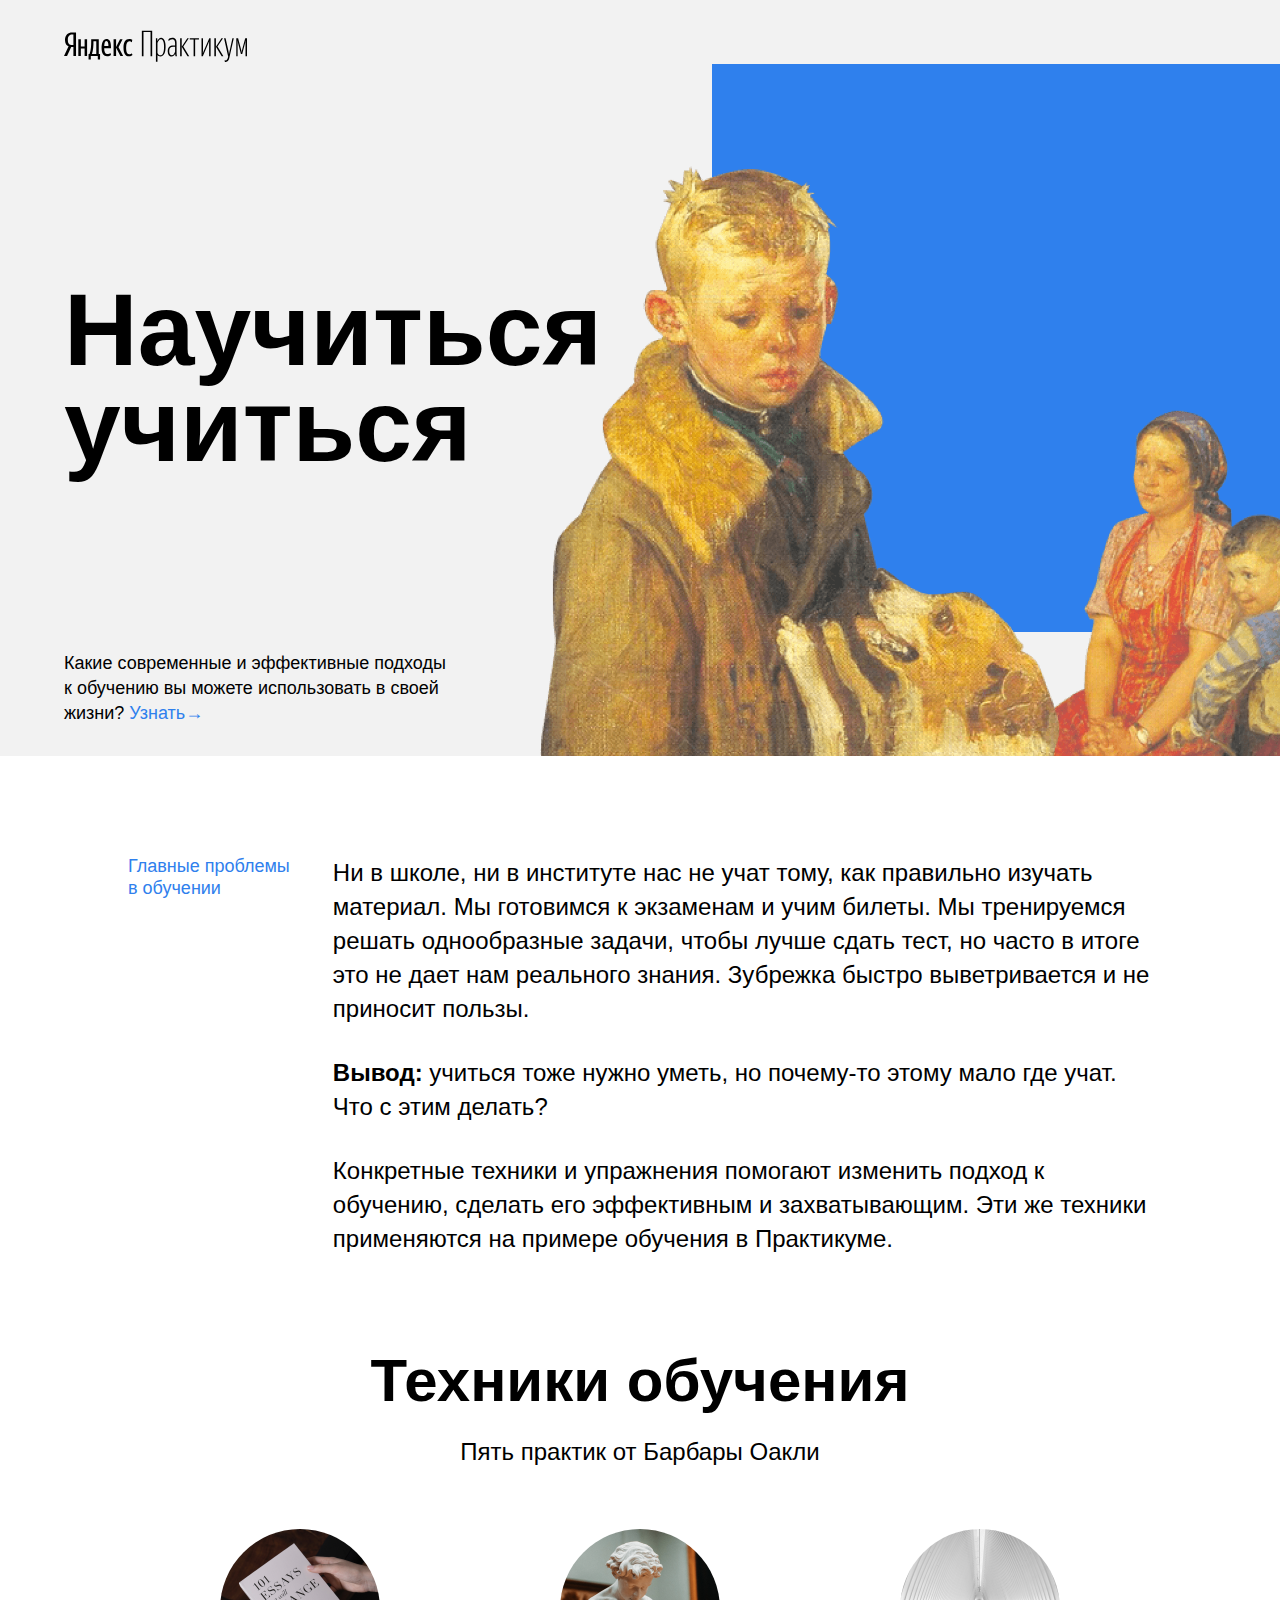
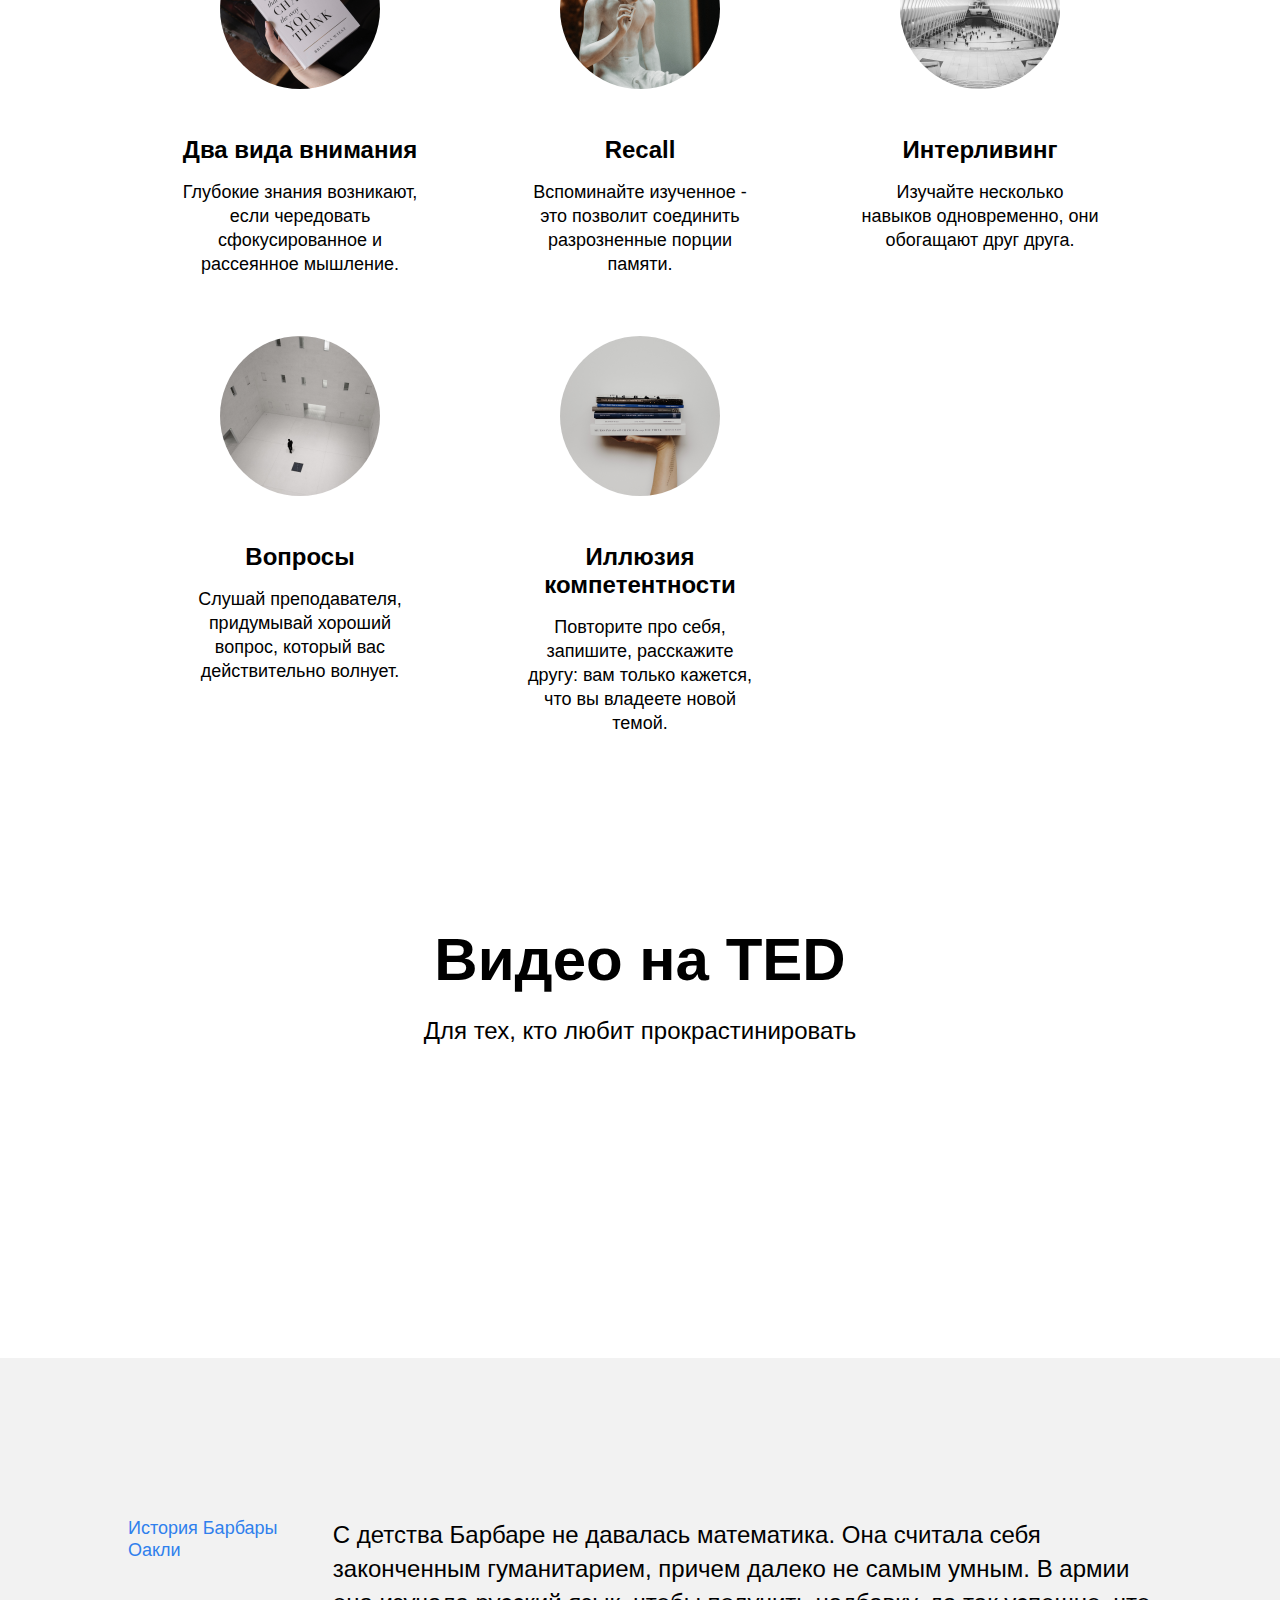
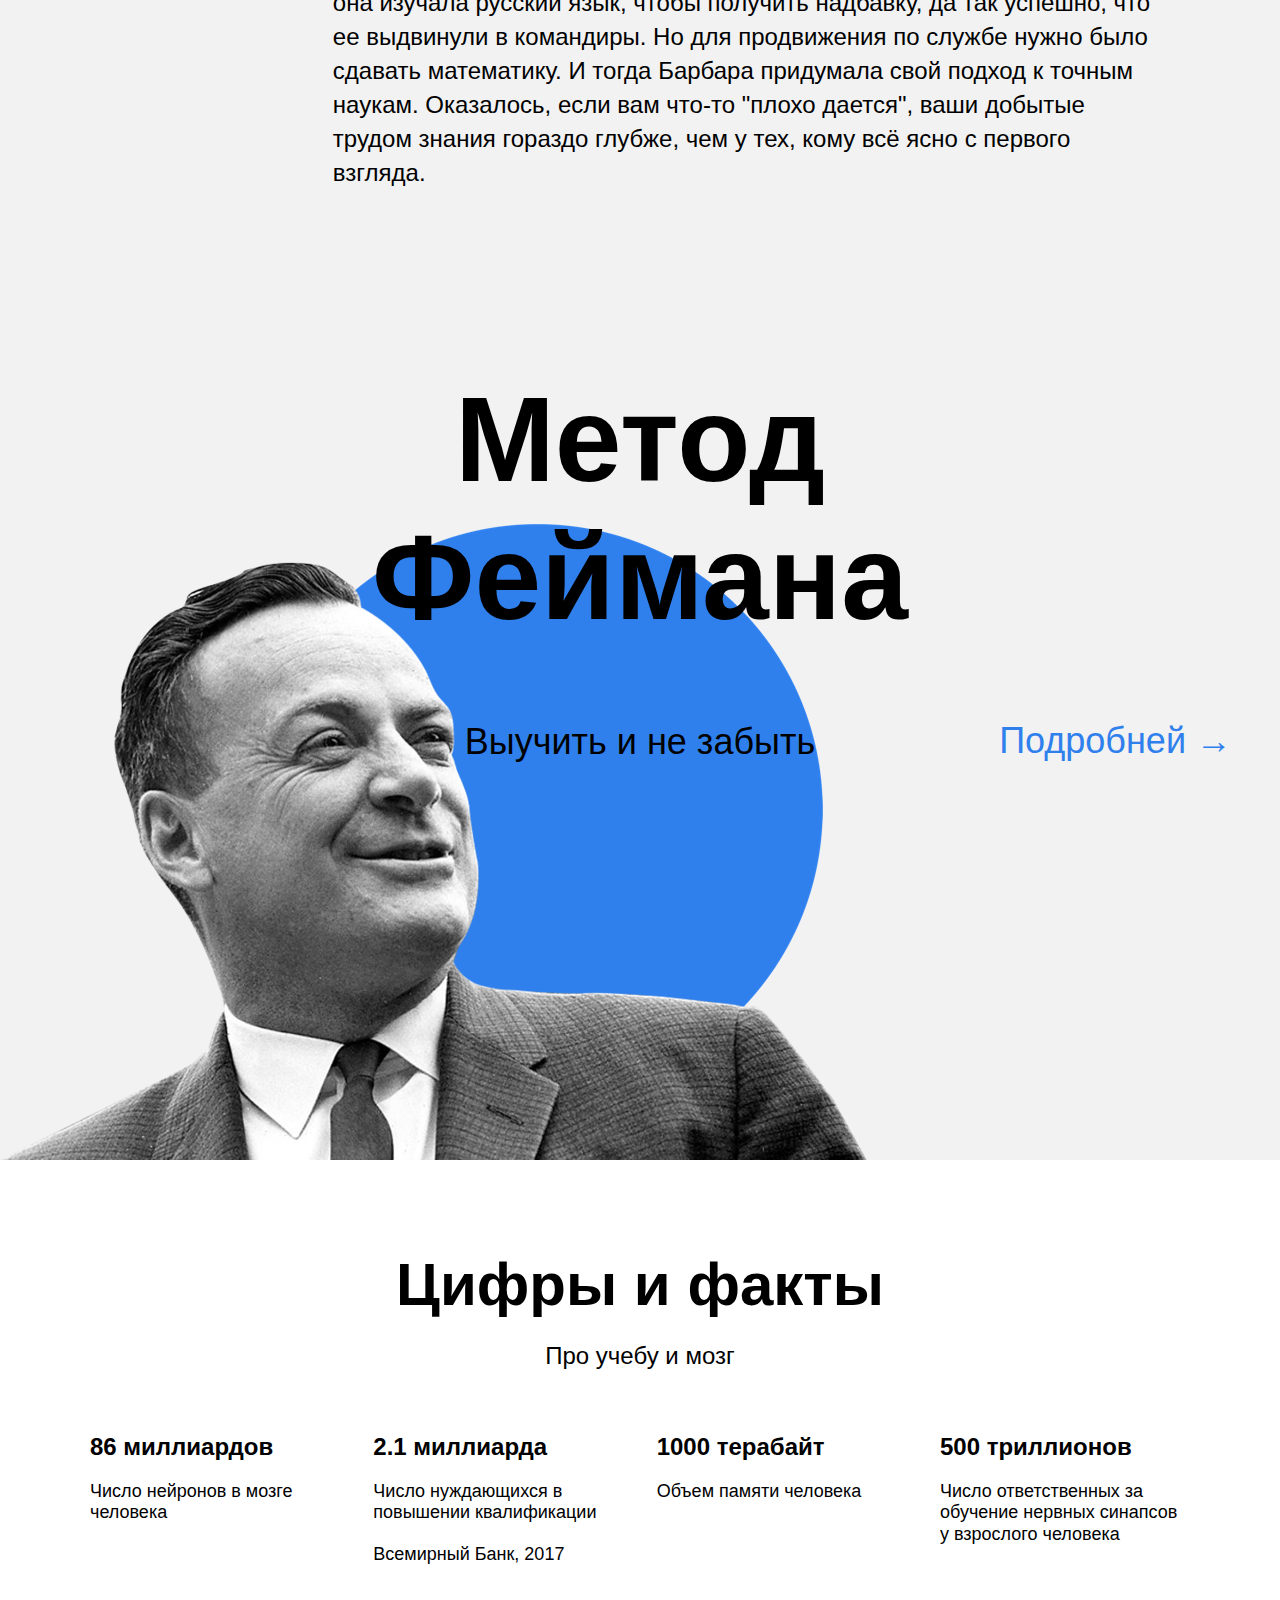
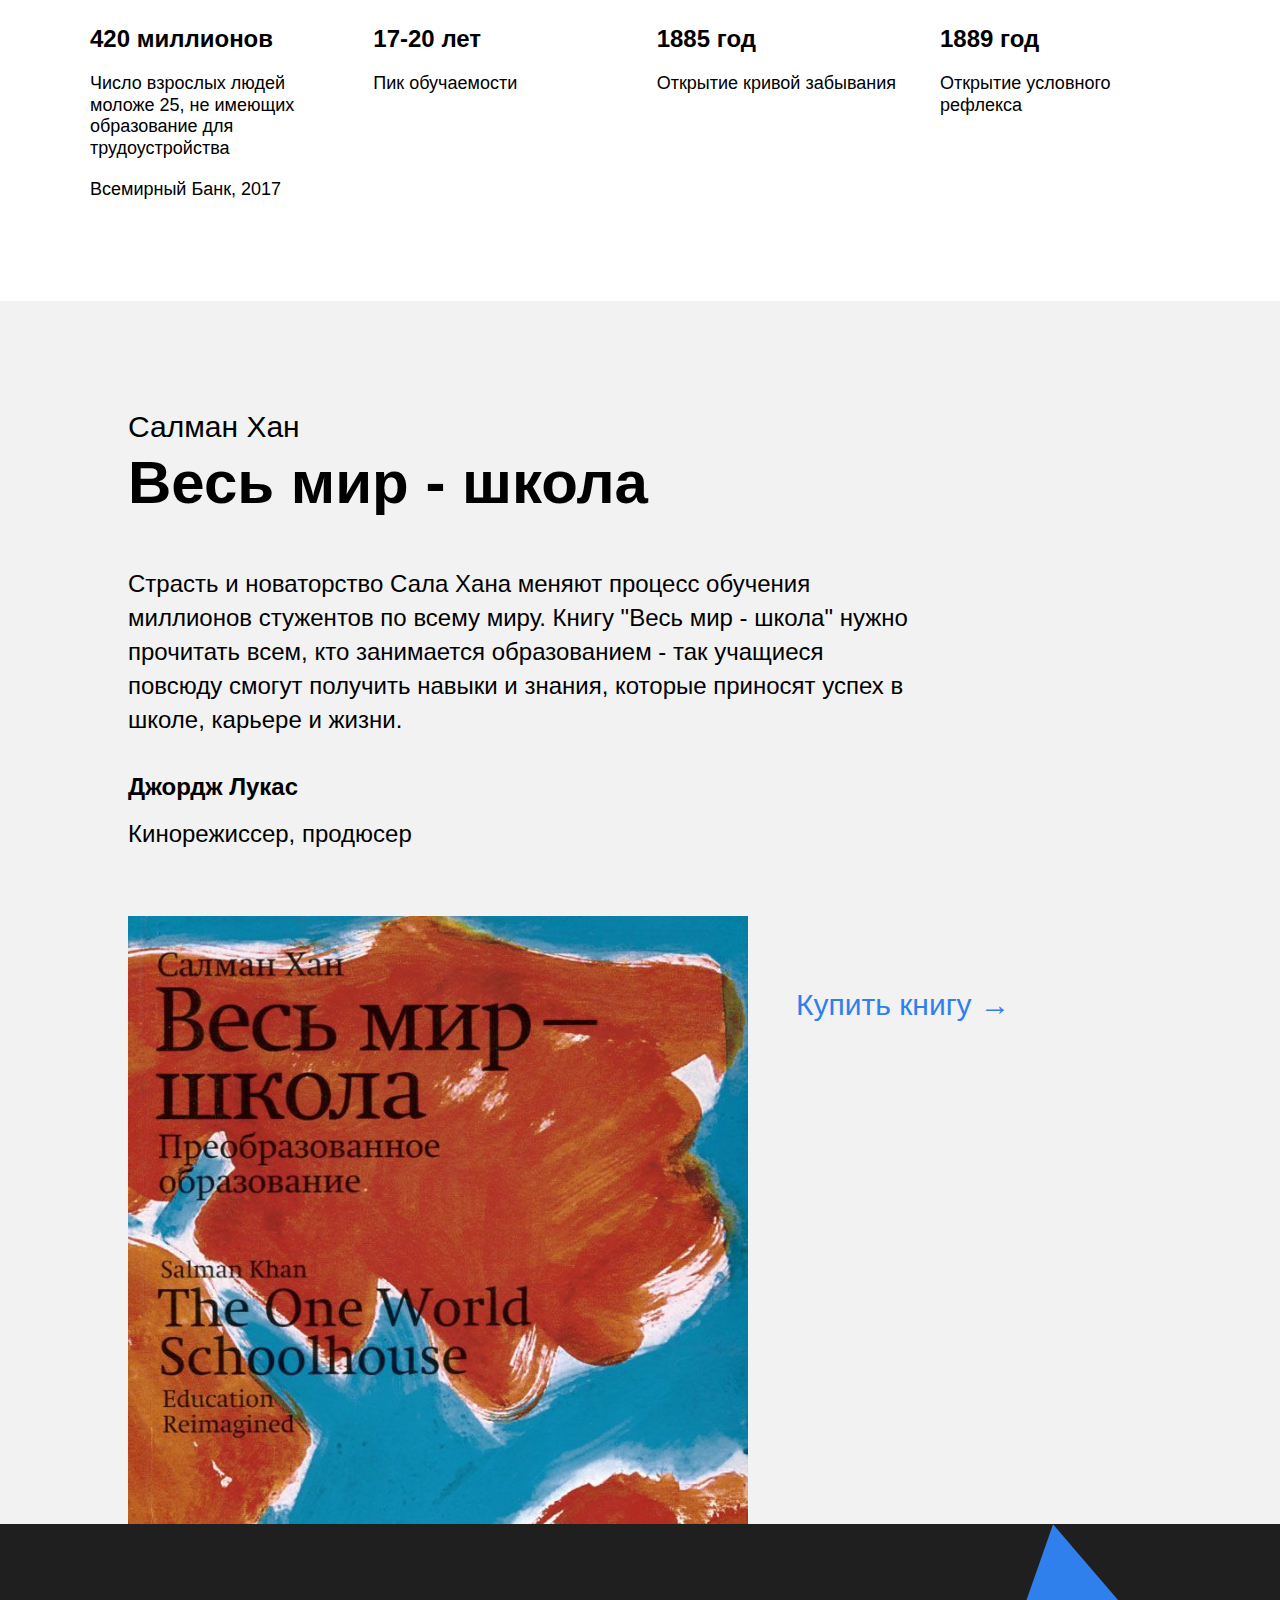
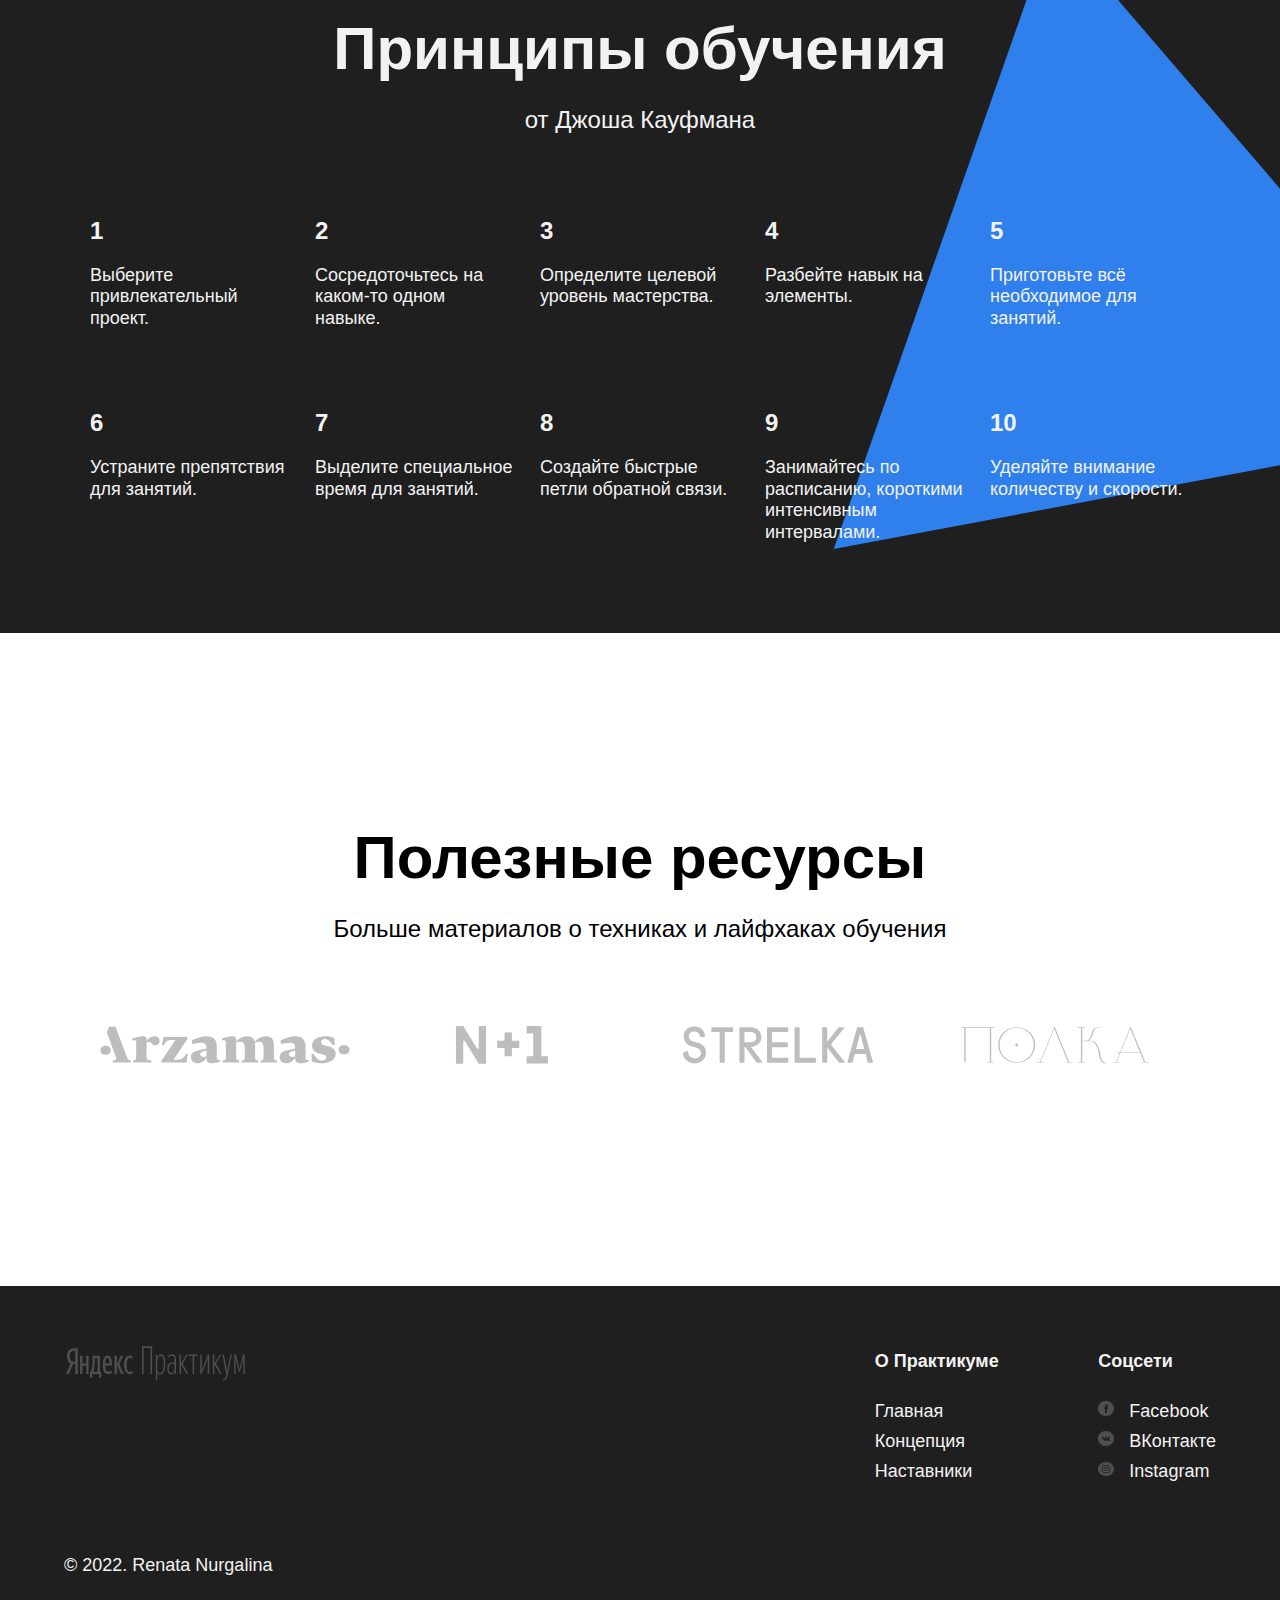
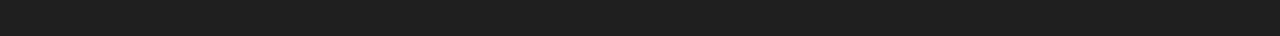
<file: index.html>
<!DOCTYPE html>
<html lang="ru">
  <head>
    <meta charset="UTF-8">
    <meta name="viewport" content="width=device-width, initial-scale=1.0">
    <title>Научиться учиться</title>
    <link rel="stylesheet" href="pages/index.css">
  </head>
  <body>
    <div class="page">
      <header class="header">
        <img src="images/logo_place_header.svg" alt="Логотип" class="logo logo_place_header">
        <img src="images/header-image.png" alt="Иллюстрация" class="header__main-illustration">
        <div class="header__square-pic rotation"></div>
        <h1 class="header__title">
          Научиться учиться
        </h1>
        <p class="header__subtitle">
          Какие современные и эффективные подходы к обучению вы можете использовать в своей жизни?
          <a class="header__link" href=#>Узнать&rarr;</a>
        </p>
      </header>
      <main class="content">
        <section class="description">
          <article class="two-columns">
           <h2 class="two-columns__brief">
              Главные проблемы в обучении
           </h2>
            <div class="two-columns__main-text">
              <p class="two-columns__paragraph">
                Ни в школе, ни в институте нас не учат тому, как правильно изучать материал. Мы
                готовимся к экзаменам и учим билеты. Мы тренируемся решать однообразные задачи,
                чтобы лучше сдать тест, но часто в итоге это не дает нам реального знания. Зубрежка
                быстро выветривается и не приносит пользы.
              </p>
              <p class="two-columns__paragraph">
                <span class="two-columns__span-accent">Вывод:</span> учиться тоже нужно уметь, но почему-то этому мало где учат. Что с этим
                делать?
             </p>
              <p class="two-columns__paragraph">
                Конкретные техники и упражнения помогают изменить подход к обучению, сделать его
                эффективным и захватывающим. Эти же техники применяются на примере обучения в
                Практикуме.
              </p>
            </div>
          </article>
        </section>
        <section class="techniques">
          <h2 class="section-title">Техники обучения</h2>
          <p class="section-subtitle">Пять практик от Барбары Оакли</p>
          <div class="cards">
            <div class="cards__item">
              <img class="cards__image" src="./images/PR2/cards-attention.png" alt="Книга">
              <h3 class="cards__title">Два вида внимания</h3>
              <p class="cards__description">Глубокие знания возникают, если чередовать сфокусированное и рассеянное мышление.</p>
            </div>
            <div class="cards__item">
              <img class="cards__image" src="./images/PR2/cards-recall.png" alt="Скульптура">
              <h3 class="cards__title">Recall</h3>
              <p class="cards__description">Вспоминайте изученное - это позволит соединить разрозненные порции памяти.</p>
            </div>
            <div class="cards__item">
              <img class="cards__image" src="./images/PR2/cards-interliving.png" alt="Холл">
              <h3 class="cards__title">Интерливинг</h3>
              <p class="cards__description">Изучайте несколько навыков одновременно, они обогащают друг друга.</p>
            </div>
            <div class="cards__item">
              <img class="cards__image" src="./images/PR2/cards-question.png" alt="Комната с окнами">
              <h3 class="cards__title">Вопросы</h3>
              <p class="cards__description">Слушай преподавателя, придумывай хороший вопрос, который вас действительно волнует.</p>
            </div>
            <div class="cards__item">
              <img class="cards__image" src="./images/PR2/cards-competence.png" alt="Книге в руке">
              <h3 class="cards__title">Иллюзия компетентности</h3>
              <p class="cards__description">Повторите про себя, запишите, расскажите другу: вам только кажется, что вы владеете новой темой.</p>
            </div>
          </div>
        </section>
        <section class="video">
          <h2 class="section-title">Видео на TED</h2>
          <p class="section-subtitle">Для тех, кто любит прокрастинировать</p>
          <div class="video__iframes">
            <iframe class="video__iframe" src="https://www.youtube.com/embed/5MgBikgcWnY"></iframe>
            <iframe class="video__iframe" src="https://www.youtube.com/embed/arj7oStGLkU"></iframe>
          </div>
        </section>
        <section class="oakley">
          <div class="two-columns">
            <h2 class="two-columns__brief">История Барбары Оакли</h2>
            <div class="two-columns__main-text">
              <p class="two-columns__paragraph">С детства Барбаре не давалась математика. Она считала себя законченным гуманитарием, причем далеко не самым умным. В армии она изучала русский язык, чтобы получить надбавку, да так успешно, что ее выдвинули в командиры. Но для продвижения по службе нужно было сдавать математику. И тогда Барбара придумала свой подход к точным наукам. Оказалось, если вам что-то "плохо дается", ваши добытые трудом знания гораздо глубже, чем у тех, кому всё ясно с первого взгляда.</p>
            </div>
          </div>
        </section>
        <section class="feynman">
          <h2 class="feynman__title">Метод Феймана</h2>
          <p class="feynman__subtitle"> Выучить и не забыть </p>
          <a class="feynman__link" href=#> Подробней &rarr; </a>
          <img class="feynman__image" src="./images/feynman.png" alt="Фейман">
        </section>
        <section class="digits">
          <h2 class="section-title">Цифры и факты</h2>
          <p class="section-subtitle">Про учебу и мозг</p>
          <div class="table">
            <div class="table__cell">
              <h3 class="table__heading">
                86 миллиардов
              </h3>
              <p class="table__text">
                Число нейронов в мозге человека
              </p>
            </div>
            <div class="table__cell">
              <h3 class="table__heading">
                2.1 миллиарда
              </h3>
              <p class="table__text">
                Число нуждающихся в повышении квалификации
              </p>
              <p class="table__text">
                Всемирный Банк, 2017
              </p>
            </div>
            <div class="table__cell">
              <h3 class="table__heading">
                1000 терабайт
              </h3>
              <p class="table__text">
                Объем памяти человека
              </p>
            </div>
            <div class="table__cell">
              <h3 class="table__heading">
                500 триллионов
              </h3>
              <p class="table__text">
                Число ответственных за обучение нервных синапсов у взрослого человека
              </p>
            </div>
            <div class="table__cell">
              <h3 class="table__heading">
                420 миллионов
              </h3>
              <p class="table__text">
                Число взрослых людей моложе 25, не имеющих образование для трудоустройства
              </p>
              <p class="table__text">
                Всемирный Банк, 2017
              </p>
            </div>
            <div class="table__cell">
              <h3 class="table__heading">
                17-20 лет
              </h3>
              <p class="table__text">
                Пик обучаемости
              </p>
            </div>
            <div class="table__cell">
              <h3 class="table__heading">
                1885 год
              </h3>
              <p class="table__text">
                Открытие кривой забывания
              </p>
            </div>
            <div class="table__cell">
              <h3 class="table__heading">
                1889 год
              </h3>
              <p class="table__text">
                Открытие условного рефлекса
              </p>
            </div>
          </div>
        </section>
        <section class="khan">
          <div class="khan__container">
            <p class="khan__author">Салман Хан</p>
            <h2 class="khan__title">Весь мир - школа</h2>
            <blockquote class="khan__quote">Страсть и новаторство Сала Хана меняют процесс обучения миллионов стужентов по всему миру. Книгу "Весь мир - школа" нужно прочитать всем, кто занимается образованием - так учащиеся повсюду смогут получить навыки и знания, которые приносят успех в школе, карьере и жизни.</blockquote>
            <p class="khan__quote-author">Джордж Лукас</p>
            <p class="khan__quote-author-subline">Кинорежиссер, продюсер</p>
            <div class="khan__book-container">
              <img class="khan__book-pic" src="./images/PR2/khan-book.jpg" alt="Весь мир - школа (книга)">
              <a href="#" class="khan__buy-link" lang="ru">Купить книгу &rarr;</a>
            </div>
          </div>
        </section>
        <section class="kaufman">
          <h2 class="section-title section-title_theme_dark"> Принципы обучения </h2>
          <p class="section-subtitle section-subtitle_theme_dark"> от Джоша Кауфмана </p>
          <div class="table table_theme_dark">
            <div class="table__cell table__cell_theme_dark">
              <h3 class="table__heading">1</h3>
              <p class="table__text">
                Выберите привлекательный проект.
              </p>
            </div>
            <div class="table__cell table__cell_theme_dark">
              <h3 class="table__heading">2</h3>
              <p class="table__text">
                Сосредоточьтесь на каком-то одном навыке.
              </p>
            </div>
            <div class="table__cell table__cell_theme_dark">
              <h3 class="table__heading">3</h3>
              <p class="table__text">
                Определите целевой уровень мастерства.
              </p>
            </div>
            <div class="table__cell table__cell_theme_dark">
              <h3 class="table__heading">4</h3>
              <p class="table__text">
                Разбейте навык на элементы.
              </p>
            </div>
            <div class="table__cell table__cell_theme_dark">
              <h3 class="table__heading">5</h3>
              <p class="table__text">
                Приготовьте всё необходимое для занятий.
              </p>
            </div>
            <div class="table__cell table__cell_theme_dark">
              <h3 class="table__heading">6</h3>
              <p class="table__text">
                Устраните препятствия для занятий.
              </p>
            </div>
            <div class="table__cell table__cell_theme_dark">
              <h3 class="table__heading">7</h3>
              <p class="table__text">
                Выделите специальное время для занятий.
              </p>
            </div>
            <div class="table__cell table__cell_theme_dark">
              <h3 class="table__heading">8</h3>
              <p class="table__text">
                Создайте быстрые петли обратной связи.
              </p>
            </div>
            <div class="table__cell table__cell_theme_dark">
              <h3 class="table__heading">9</h3>
              <p class="table__text">
                Занимайтесь по расписанию, короткими интенсивным интервалами.
              </p>
            </div>
            <div class="table__cell table__cell_theme_dark">
              <h3 class="table__heading">10</h3>
              <p class="table__text">
                Уделяйте внимание количеству и скорости.
              </p>
            </div>
            <img class="kaufman__triangle rotation" src="./images/kaufman-triangle.svg" alt="Треугольник">
          </div>
        </section>
        <section class="resources">
          <h2 class="section-title">Полезные ресурсы</h2>
          <p class="section-subtitle">Больше материалов о техниках и лайфхаках обучения</p>
          <ul class="resources__logo-zone">
            <li><a href="https://arzamas.academy/" lang="ru"><img class="resources__logo" src="./images/PR2/logo/resources-arzamas.svg" alt="Арзамас логотип"></a></li>
            <li><a href="https://nplus1.ru" lang="ru"><img class="resources__logo" src="./images/PR2/logo/resources-n1.svg" alt="Н+1 логотип"></a></li>
            <li><a href="https://strelka-kb.com" lang="ru"><img class="resources__logo" src="./images/PR2/logo/resources-strelka.svg" alt="Стрелка логотип"></a></li>
            <li><a href="https://polka.academy/articles/517" lang="ru"><img class="resources__logo" src="./images/PR2/logo/resources-polka.svg" alt="Полка логотип"></a></li>
          </ul>
        </section>
      </main>
      <footer class="footer">
        <div class="footer__columns">
          <div class="footer__column footer__column_content_copyright">
            <img src="images/logo_place_footer.svg" alt="Логотип футера" class="logo logo_place_footer">
            <p class="footer__author">&copy; 2022. Renata Nurgalina</p>
          </div>
          <nav class="footer__column footer__column_content_info">
            <h3 class="footer__column-heading"> О Практикуме </h3>
            <ul class="footer__column-links">
              <li> <a href="#" target="_blank" class="footer__column-link">Главная</a></li>
              <li> <a href="#" target="_blank" class="footer__column-link">Концепция</a></li>
              <li> <a href="#" target="_blank" class="footer__column-link">Наставники</a></li>
            </ul>
          </nav>
          <nav class="footer__column footer__column_content_social">
            <h3 class="footer__column-heading"> Соцсети</h3>
            <ul class="footer__column-links">
              <li><a href="http://www.facebook.com" class="footer__column-link"><img class="footer__social-icon" src='images/facebook_color_white.svg' alt='Фейсбук'> Facebook</a></li>
              <li><a href="http://www.vk.com" class="footer__column-link"><img class="footer__social-icon" src='images/vk_color_white.svg' alt='Вконтакте'> ВКонтакте</a></li>
              <li><a href="http://www.Instagram.com" class="footer__column-link"><img class="footer__social-icon" src='images/instagram_color_white.svg' alt='Инстаграм'> Instagram</a></li>
            </ul>
          </nav>
        </div>
      </footer>
    </div>
  </body>
</html>
</file>
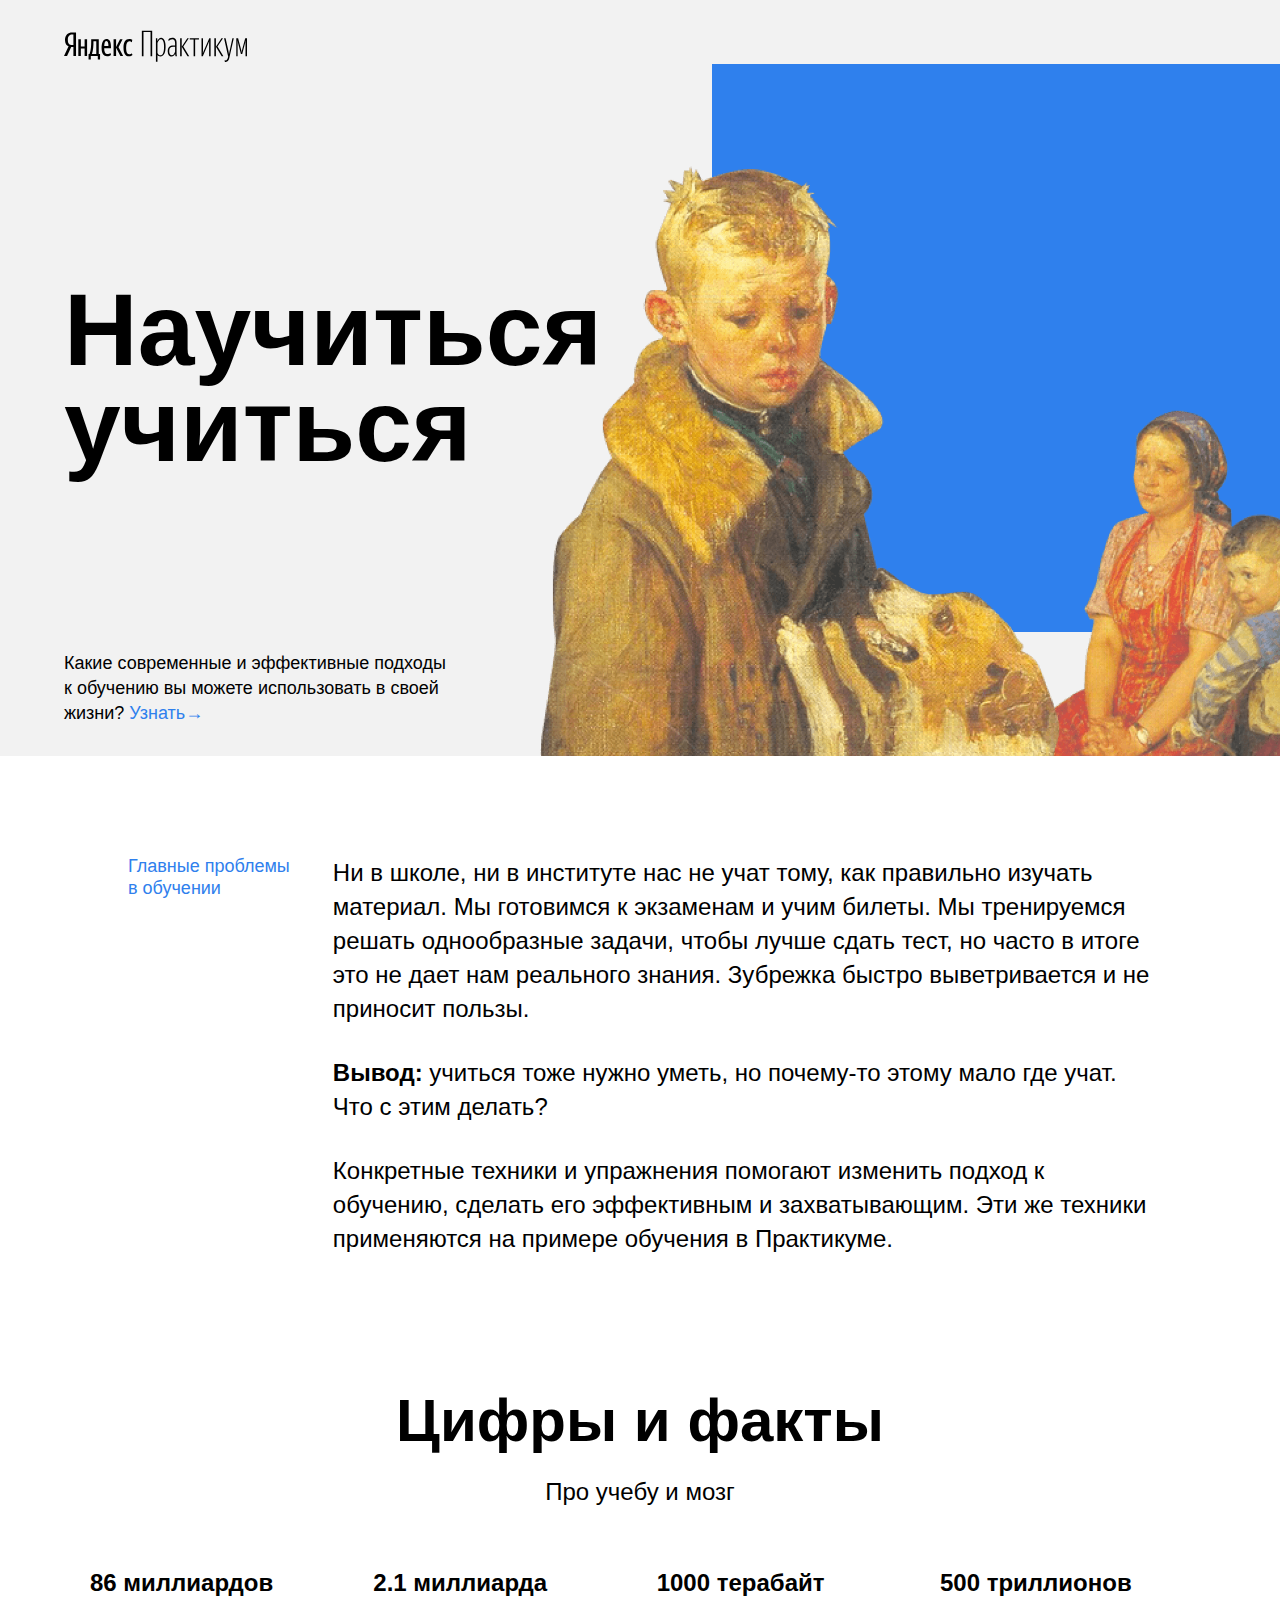
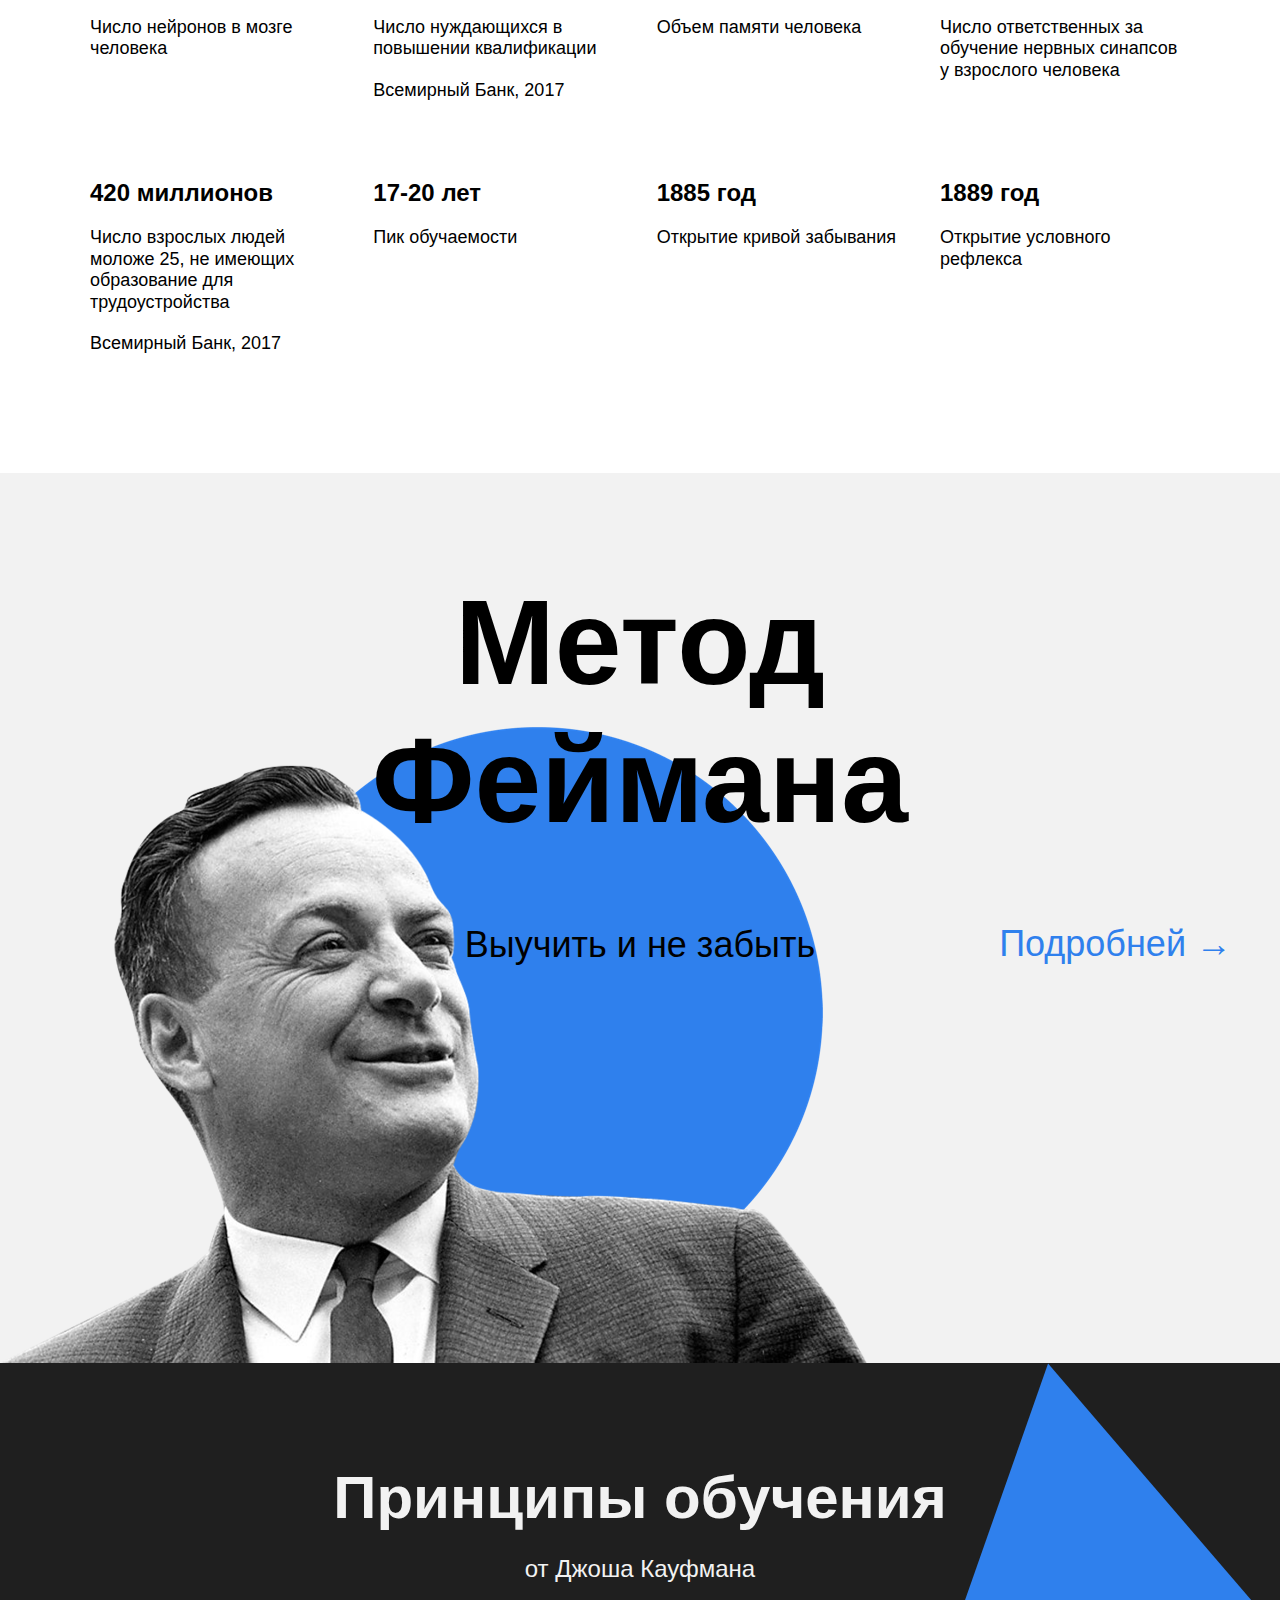
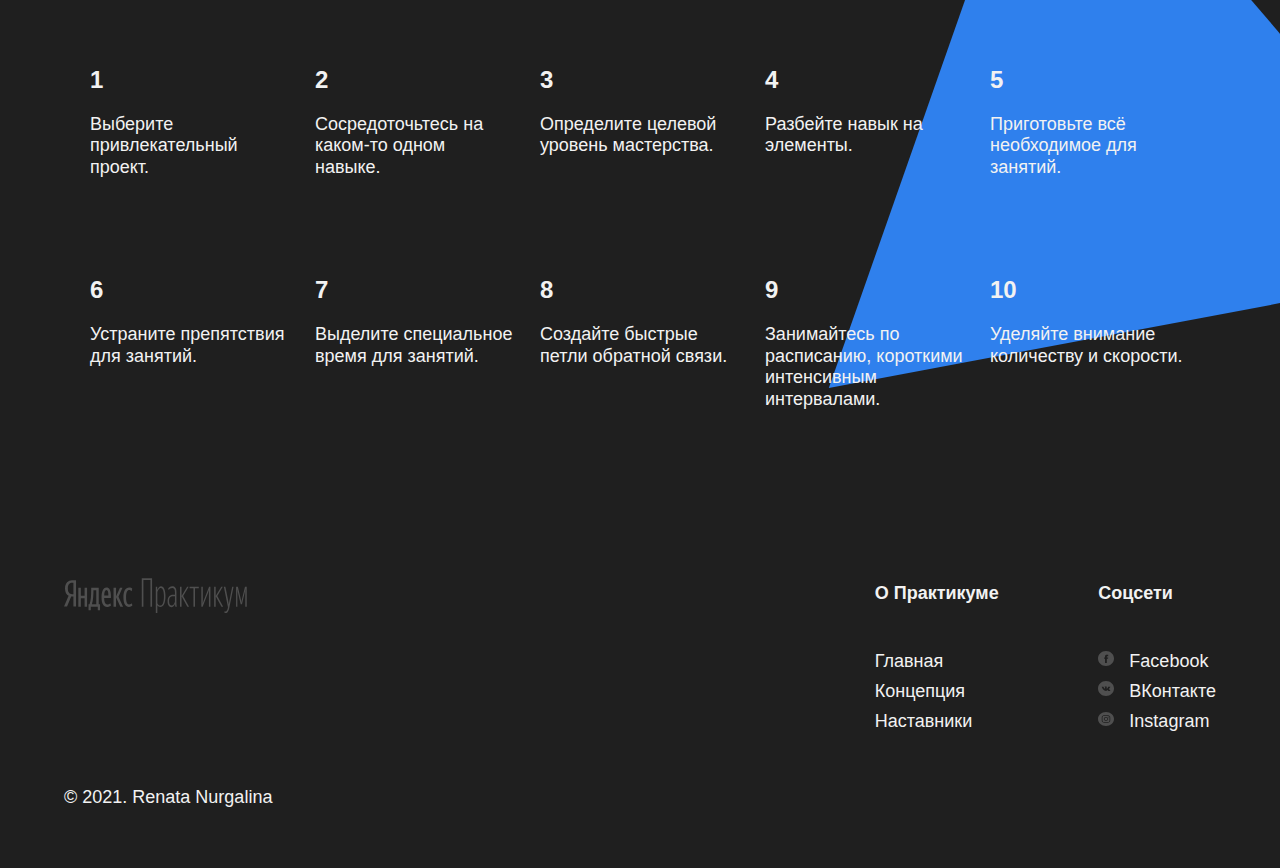
<file: how-to-learn-main/index.html>
<!DOCTYPE html>
<html lang="ru">
  <head>
    <meta charset="UTF-8">
    <meta name="viewport" content="width=device-width, initial-scale=1.0">
    <title>Научиться учиться</title>
    <link rel="stylesheet" href="./styles/normalize.css">
    <link rel="stylesheet" href="./styles/style.css">
  </head>
  <body>
    <div class="page">
      <header class="header">
        <img src="./images/logo_place_header.svg" alt="Логотип" class="logo logo_place_header">
        <img src="./images/header-image.png" alt="Иллюстрация" class="header__main-illustration">
        <div class="header__square-pic"></div>
        <h1 class="header__title">
          Научиться учиться
        </h1>
        <p class="header__subtitle">
          Какие современные и эффективные подходы к обучению вы можете использовать в своей жизни?
          <a class="header__link" href=#>Узнать&rarr;</a>
        </p>
      </header>
      <main class="content">
        <section class="description">
          <article class="two-columns">
            <h2 class="two-columns__brief">
              Главные проблемы в обучении
            </h2>
            <div class="two-columns__main-text">
              <p class="two-columns__paragraph">
                Ни в школе, ни в институте нас не учат тому, как правильно изучать материал. Мы
                готовимся к экзаменам и учим билеты. Мы тренируемся решать однообразные задачи,
                чтобы лучше сдать тест, но часто в итоге это не дает нам реального знания. Зубрежка
                быстро выветривается и не приносит пользы.
              </p>
              <p class="two-columns__paragraph">
                <span class="two-columns__span-accent">Вывод:</span> учиться тоже нужно уметь, но почему-то этому мало где учат. Что с этим
                делать?
             </p>
              <p class="two-columns__paragraph">
                Конкретные техники и упражнения помогают изменить подход к обучению, сделать его
                эффективным и захватывающим. Эти же техники применяются на примере обучения в
                Практикуме.
              </p>
            </div>
          </article>
        </section>
        <section class="digits">
          <h2 class="section-title">Цифры и факты</h2>
          <p class="section-subtitle">Про учебу и мозг</p>
          <div class="table">
            <div class="table__cell">
              <h3 class="table__heading">
                86 миллиардов
              </h3>
              <p class="table__text">
                Число нейронов в мозге человека
              </p>
            </div>
            <div class="table__cell">
              <h3 class="table__heading">
                2.1 миллиарда
              </h3>
              <p class="table__text">
                Число нуждающихся в повышении квалификации
              </p>
              <p class="table__text">
                Всемирный Банк, 2017
              </p>
            </div>
            <div class="table__cell">
              <h3 class="table__heading">
                1000 терабайт
              </h3>
              <p class="table__text">
                Объем памяти человека
              </p>
            </div>
            <div class="table__cell">
              <h3 class="table__heading">
                500 триллионов
              </h3>
              <p class="table__text">
                Число ответственных за обучение нервных синапсов у взрослого человека
              </p>
            </div>
            <div class="table__cell">
              <h3 class="table__heading">
                420 миллионов
              </h3>
              <p class="table__text">
                Число взрослых людей моложе 25, не имеющих образование для трудоустройства
              </p>
              <p class="table__text">
                Всемирный Банк, 2017
              </p>
            </div>
            <div class="table__cell">
              <h3 class="table__heading">
                17-20 лет
              </h3>
              <p class="table__text">
                Пик обучаемости
              </p>
            </div>
            <div class="table__cell">
              <h3 class="table__heading">
                1885 год
              </h3>
              <p class="table__text">
                Открытие кривой забывания
              </p>
            </div>
            <div class="table__cell">
              <h3 class="table__heading">
                1889 год
              </h3>
              <p class="table__text">
                Открытие условного рефлекса
              </p>
            </div>
          </div>
        </section>
        <section class="feynman">
          <h2 class="feynman__title">Метод Феймана</h2>
          <p class="feynman__subtitle"> Выучить и не забыть </p>
          <a class="feynman__link" href=#> Подробней &rarr; </a>
        </section>
        <section class="kaufman">
          <h2 class="section-title section-title_theme_dark"> Принципы обучения </h2>
          <p class="section-subtitle section-subtitle_theme_dark"> от Джоша Кауфмана </p>
          <div class="table table_theme_dark">
            <div class="table__cell table__cell_theme_dark">
              <h3 class="table__heading">1</h3>
              <p class="table__text">
                Выберите привлекательный проект.
              </p>
            </div>
            <div class="table__cell table__cell_theme_dark">
              <h3 class="table__heading">2</h3>
              <p class="table__text">
                Сосредоточьтесь на каком-то одном навыке.
              </p>
            </div>
            <div class="table__cell table__cell_theme_dark">
              <h3 class="table__heading">3</h3>
              <p class="table__text">
                Определите целевой уровень мастерства.
              </p>
            </div>
            <div class="table__cell table__cell_theme_dark">
              <h3 class="table__heading">4</h3>
              <p class="table__text">
                Разбейте навык на элементы.
              </p>
            </div>
            <div class="table__cell table__cell_theme_dark">
              <h3 class="table__heading">5</h3>
              <p class="table__text">
                Приготовьте всё необходимое для занятий.
              </p>
            </div>
            <div class="table__cell table__cell_theme_dark">
              <h3 class="table__heading">6</h3>
              <p class="table__text">
                Устраните препятствия для занятий.
              </p>
            </div>
            <div class="table__cell table__cell_theme_dark">
              <h3 class="table__heading">7</h3>
              <p class="table__text">
                Выделите специальное время для занятий.
              </p>
            </div>
            <div class="table__cell table__cell_theme_dark">
              <h3 class="table__heading">8</h3>
              <p class="table__text">
                Создайте быстрые петли обратной связи.
              </p>
            </div>
            <div class="table__cell table__cell_theme_dark">
              <h3 class="table__heading">9</h3>
              <p class="table__text">
                Занимайтесь по расписанию, короткими интенсивным интервалами.
              </p>
            </div>
            <div class="table__cell table__cell_theme_dark">
              <h3 class="table__heading">10</h3>
              <p class="table__text">
                Уделяйте внимание количеству и скорости.
              </p>
            </div>
          </div>
          <div class="kaufman__triangle"></div>
        </section>
      </main>
      <footer class="footer">
        <div class="footer__columns">
          <div class="footer__column footer__column_content_copyright">
            <div class="logo logo_place_footer"></div>
            <p class="footer__author">&copy; 2021. Renata Nurgalina</p>
          </div>
          <nav class="footer__column footer__column_content_info">
            <h3 class="footer__column-heading"> О Практикуме </h3>
            <ul class="footer__column-links">
              <li> <a href="#" target="_blank" class="footer__column-link">Главная</a></li>
              <li> <a href="#" target="_blank" class="footer__column-link">Концепция</a></li>
              <li> <a href="#" target="_blank" class="footer__column-link">Наставники</a></li>
            </ul>
          </nav>
          <nav class="footer__column footer__column_content_social">
            <h3 class="footer__column-heading"> Соцсети</h3>
            <ul class="footer__column-links">
              <li><a href="http://www.facebook.com" class="footer__column-link"><img class="footer__social-icon" src='images/facebook_color_white.svg' alt='Фейсбук'> Facebook</a></li>
              <li><a href="http://www.vk.com" class="footer__column-link"><img class="footer__social-icon" src='images/vk_color_white.svg' alt='Вконтакте'> ВКонтакте</a></li>
              <li><a href="http://www.Instagram.com" class="footer__column-link"><img class="footer__social-icon" src='images/instagram_color_white.svg' alt='Инстаграм'> Instagram</a></li>
            </ul>
          </nav>
        </div>
      </footer>
    </div>
  </body>
</html>
</file>
<file: how-to-learn-main/styles/style.css>
.page {
  min-width: 1100px;
  /* мы ещё не умеем делать мобильную версию сайта, */
  /* поэтому выше установлена минимальная ширина страницы */
  max-width: 1600px;
  /* выше установили ограничение по максимальной ширине */
  margin: 0 auto;
  /* выше для экранов больше 1600px отцентрировали весь контент */
  font-family: 'Helvetica Neue', Arial, sans-serif;
}

.header {
  height: 100vh;
  min-height: 600px;
  max-height: 756px;
  background-color:#F2F2F2;
  display: flex;
  position: relative;
  margin-bottom: 100px;
  overflow: hidden;
  /* выше установили ограничения для секции */
}

.logo {
  width: 183px;
  background-repeat: no-repeat;
  background-size: cover;
}

.logo_place_header {
  position: absolute;
  top: 30px;
  order: 1;
  left: 64px;
}
/* лого хедера */

.header__main-illustration {
  width: 765px;
  height: 608px;
  position: absolute;
  bottom: 0;
  right: 0;
  z-index: 2;
  align-items: center;
  object-fit: cover;
}

.header__title {
  align-self: center;
  width: 730px;
  font-size: 102px;
  line-height: 96px;
  margin: 0px 0px 0px 64px;
  z-index: 3;
  font-weight: bold;
}

.header__subtitle {
  width: 388px;
  text-align: left;
  line-height: 25px;
  font-size: 18px;
  position: absolute;
  left: 64px;
  bottom: 30px;
  margin: 0;
  z-index: 3;
}

.header__link {
  color: #2F80ED;
  text-decoration: none;
}

/* ниже мы привели пример двух селекторов, чтобы вы вспомнили запись элемента */
.header__square-pic {
  height: 568px;
  width: 568px;
  background: #2F80ED;
  position: absolute;
  top: 64px;
  right: 0;
  z-index: 1;
}

.two-columns {
  display: flex;
  justify-content: space-between;
  margin: auto;
  width: 80%;
}

.two-columns__brief {
  width: 175px;
  color: #2F80ED;
  font-size: 18px;
  line-height: 1.2;
  font-weight: normal;
  max-width: 175px;
  margin: 0;
}

.two-columns__main-text {
  width: 80%;
  min-width: 784px;
  font-size: 24px;
  font-weight: normal;
  line-height: 34px;
}

.two-columns__paragraph {
  font-size: 24px;
  line-height: 34px;
  margin-top: 0;
  margin-bottom: 30px;
}

.two-columns__span-accent {
  font-weight: bold;
  font-size: 24px;
  line-height: 34px;
}

.digits {
  display: flex;
  flex-direction: column;
  align-items: center;
}

.section-title {
  padding-top: 100px;
  max-width: 60%;
  font-size: 60px;
  line-height: 1.15;
  text-align: center;
  margin: 0 auto;
}

.section-subtitle {
  max-width: 60%;
  line-height: 34px;
  font-size: 24px;
  text-align: center;
  margin: 0 auto;
  padding-top: 20px;
}

.table {
  display: flex;
  flex-wrap: wrap;
  flex-direction: row;
  margin: 0 auto;
  width: 1100px;
  justify-content: space-between;
}

.table__heading {
  line-height: 1.15;
  font-size: 24px;
  font-weight: 600;
  margin-bottom: 20px;
  margin-top:0;
}

.table__text {
  margin-top: 20px;
  line-height: 1.2;
  font-size: 18px;
}

.table__cell {
  width: 250px;
  margin-top: 60px;
}


.feynman {
  position: relative;
  margin-top: 100px;
  background: #f2f2f2;
  min-height: 890px;
  background-image: url("../images/feynman.png");
  background-position: left bottom;
  background-repeat: no-repeat;
  background-size: 867px 637px;
}

.feynman__title {
  line-height: 1.15;
  font-size: 120px;
  font-weight: bold;
  width: 648px;
  margin: 0 auto;
  text-align: center;
  padding-top: 100px;
}

.feynman__subtitle {
  line-height: 51px;
  font-size: 36px;
  margin: 0  auto;
  text-align: center;
  margin-top: 70px;
}

.feynman__link {
  text-decoration: none;
  line-height: 51px;
  font-size: 36px;
  position: absolute;
  right: 48px;
  top: 50%;
  color: #2F80ED;
}

.kaufman {
  padding-bottom: 90px;
  background-color:#1f1f1f;
  overflow: hidden;
  position: relative;
  z-index: -2;
}

.section-title_theme_dark {
  color: #f2f2f2;
  z-index: 1;
}

.section-subtitle_theme_dark {
  color: #f2f2f2;
}

.table_theme_dark {
  color: #f2f2f2;
}

.table__cell_theme_dark {
  width: 200px;
  z-index: 2;
  color: #f2f2f2;
  margin-right: 0;
  margin-top: 80px;
}

.kaufman__triangle {
  background-image: url("../images/kaufman-triangle.svg");
  background-repeat: no-repeat;
  background-size: contain;
  position: absolute;
  z-index: -1;
  width: 877px;
  height: 877px;
  right: -210px;
  top: 0px;
}


.footer {
  display: flex;
  padding-top: 60px;
  padding-bottom: 40px;
  background-color: #1f1f1f;
  min-height: 350px;
  box-sizing: border-box;
}

.footer__columns {
  width: 90%;
  margin-left: auto;
  margin-right: auto;
  display: flex;
  flex-direction: row;
  justify-content: space-between;

}

.footer__column {
  display: flex;
  flex-direction: column;
}

.logo_place_footer {
  background-image: url("../images/logo_place_footer.svg");
  width: 183px;
  height: 35px;
}

.footer__column_content_copyright {
  display: flex;
  justify-content: space-between;
  flex-direction: column;
  flex-basis: 711px;
  margin: 0;
}

.footer__author {
  line-height: 25px;
  font-size: 18px;
  margin-bottom: 18px;
  margin-top: 18px;
  color:#f2f2f2;
  display: flex;
  justify-content: space-between;
}

.footer__social-icon {
  width: 16px;
  height: 16px;
  padding-right: 10px;
}

.footer__column_content-social {
  margin-left: auto;
  margin-right: auto;
}

.footer__column_content-info {
  margin-left: auto;
  margin-right: auto;
}

.footer__column-heading {
  font-weight: 600;
  color:#f2f2f2;
  margin-bottom: 20px;
  margin-top: 0;
  line-height: 30px;
  font-size: 18px;
}

.footer__column-links {
  margin-bottom: 16px;
  line-height: 30px;
  font-size: 18px;
  padding: 0;
  list-style-type: none;
}

.footer__column-link {
  margin: 0;
  color:#f2f2f2;
  text-decoration: none;
}
</file>
<file: pages/index.css>
@import url('../vendor/normalize.css');
@import url('../blocks/rotation/rotation.css');
@import url('../blocks/cards/cards.css');
@import url('../blocks/video/video.css');
@import url('../blocks/oakley/oakley.css');
@import url('../blocks/khan/khan.css');
@import url('../blocks/resources/resources.css');
@import url('../blocks/digits/digits.css');
@import url('../blocks/feynman/feynman.css');
@import url('../blocks/footer/footer.css');
@import url('../blocks/header/header.css');
@import url('../blocks/kaufman/kaufman.css');
@import url('../blocks/logo/logo.css');
@import url('../blocks/page/page.css');
@import url('../blocks/section-subtitle/section-subtitle.css');
@import url('../blocks/section-title/section-title.css');
@import url('../blocks/table/table.css');
@import url('../blocks/two-columns/two-columns.css');
@import url('../blocks/cards/__item/cards__item.css');
@import url('../blocks/cards/__image/cards__image.css');
@import url('../blocks/cards/__title/cards__title.css');
@import url('../blocks/cards/__description/cards__description.css');
@import url('../blocks/feynman/__title/feynman__title.css');
@import url('../blocks/feynman/__subtitle/feynman__subtitle.css');
@import url('../blocks/feynman/__link/feynman__link.css');
@import url('../blocks/feynman/__image/feynman__image.css');
@import url('../blocks/footer/__columns/footer__columns.css');
@import url('../blocks/footer/__column/footer__column.css');
@import url('../blocks/footer/__column/_content_copyrignt/footer__column_content_copyright.css');
@import url('../blocks/footer/__column/_content_info/footer__column_content_info.css');
@import url('../blocks/footer/__column/_content_social/footer__column_content_social.css');
@import url('../blocks/footer/__author/footer__author.css');
@import url('../blocks/footer/__column-heading/footer__column-heading.css');
@import url('../blocks/footer/__column-links/footer__column-links.css');
@import url('../blocks/footer/__column-link/footer__column-link.css');
@import url('../blocks/footer/__social-icon/footer__social-icon.css');
@import url('../blocks/header/__title/header__title.css');
@import url('../blocks/header/__subtitle/header__subtitle.css');
@import url('../blocks/header/__link/header__link.css');
@import url('../blocks/header/__main-illustration/header__main-illustration.css');
@import url('../blocks/header/__square-pic/header__square-pic.css');
@import url('../blocks/kaufman/__triangle/kaufman__triangle.css');
@import url('../blocks/khan/__container/khan__container.css');
@import url('../blocks/khan/__author/khan__author.css');
@import url('../blocks/khan/__title/khan__title.css');
@import url('../blocks/khan/__quote/khan__quote.css');
@import url('../blocks/khan/__quote-author/khan__quote-author.css');
@import url('../blocks/khan/__quote-author-subline/khan__quote-author-subline.css');
@import url('../blocks/khan/__book-container/khan__book-container.css');
@import url('../blocks/khan/__book-pic/khan__book-pic.css');
@import url('../blocks/khan/__buy-link/khan__buy-link.css');
@import url('../blocks/logo/_place_footer/logo_place_footer.css');
@import url('../blocks/logo/_place_header/logo_place_header.css');
@import url('../blocks/resources/__logo-zone/resources__logo-zone.css');
@import url('../blocks/resources/__logo/resources__logo.css');
@import url('../blocks/section-subtitle/_theme_dark/section-subtitle_theme_dark.css');
@import url('../blocks/section-title/_theme_dark/section-title_theme_dark.css');
@import url('../blocks/table/__cell/table__cell.css');
@import url('../blocks/table/__heading/table__heading.css');
@import url('../blocks/table/__text/table__text.css');
@import url('../blocks/table/_theme_dark/table_theme_dark.css');
@import url('../blocks/table/__cell/_theme_dark/table__cell_theme_dark.css');
@import url('../blocks/two-columns/__brief/two-columns__brief.css');
@import url('../blocks/two-columns/__main-text/two-columns__main-text.css');
@import url('../blocks/two-columns/__paragraph/two-columns__paragraph.css');
@import url('../blocks/two-columns/__span-accent/two-columns__span-accent.css');
@import url('../blocks/video/__iframes/video__iframes.css');
@import url('../blocks/video/__iframe/video__iframe.css');
</file>
